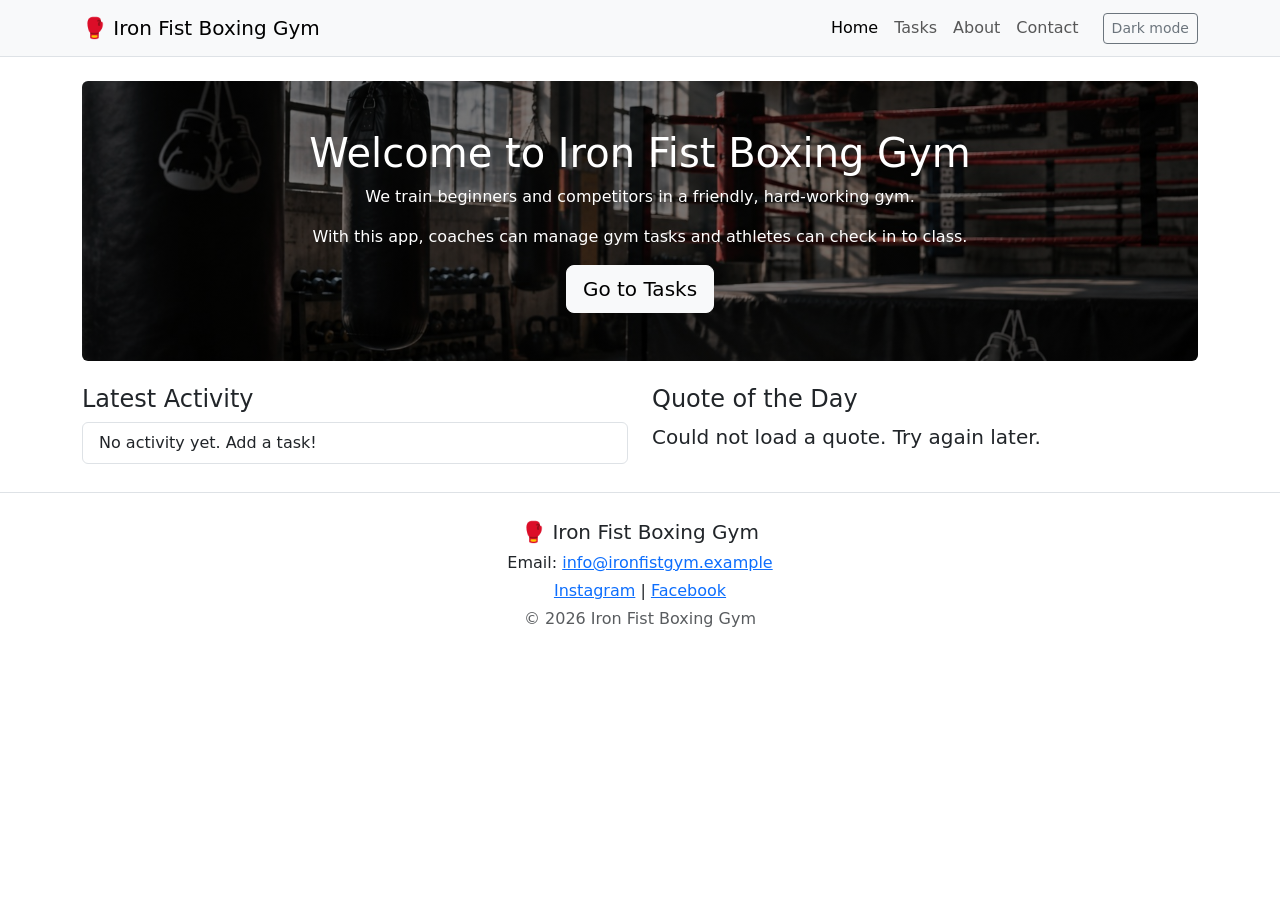
<file: index.html>
<!DOCTYPE html>
<html lang="en">
<head>
  <meta charset="UTF-8">
  <meta name="viewport" content="width=device-width, initial-scale=1">
  <meta name="description" content="Iron Fist Boxing Gym - manage gym tasks and check in athletes.">
  <title>Home | Iron Fist Boxing Gym</title>
  <link href="https://cdn.jsdelivr.net/npm/bootstrap@5.3.3/dist/css/bootstrap.min.css" rel="stylesheet">
  <link href="css/style.css" rel="stylesheet">
</head>
<body>
  <!-- The shared header is added by layout.js. -->
  <header id="site-header" class="sticky-top"></header>

  <main class="container my-4">
    <!-- Welcome text and a shortcut to the tasks page. -->
    <section class="hero p-5 rounded text-center mb-4">
      <h1>Welcome to Iron Fist Boxing Gym</h1>
      <p>We train beginners and competitors in a friendly, hard-working gym.</p>
      <p>With this app, coaches can manage gym tasks and athletes can check in to class.</p>
      <a href="tasks.html" class="btn btn-light btn-lg">Go to Tasks</a>
    </section>

    <!-- These lists are filled in by home.js. -->
    <div class="row g-4">
      <section class="col-md-6" aria-labelledby="activityTitle">
        <h2 id="activityTitle" class="h4">Latest Activity</h2>
        <ul id="activityList" class="list-group"></ul>
      </section>

      <section class="col-md-6" aria-labelledby="quoteTitle">
        <h2 id="quoteTitle" class="h4">Quote of the Day</h2>
        <blockquote id="quote" class="blockquote">Loading...</blockquote>
      </section>
    </div>
  </main>

  <!-- The shared footer is added by layout.js. -->
  <footer id="site-footer" class="border-top mt-4"></footer>

  <script src="https://cdn.jsdelivr.net/npm/bootstrap@5.3.3/dist/js/bootstrap.bundle.min.js"></script>
  <script src="js/storage.js"></script>
  <script src="js/layout.js"></script>
  <script src="js/home.js"></script>
</body>
</html>
</file>
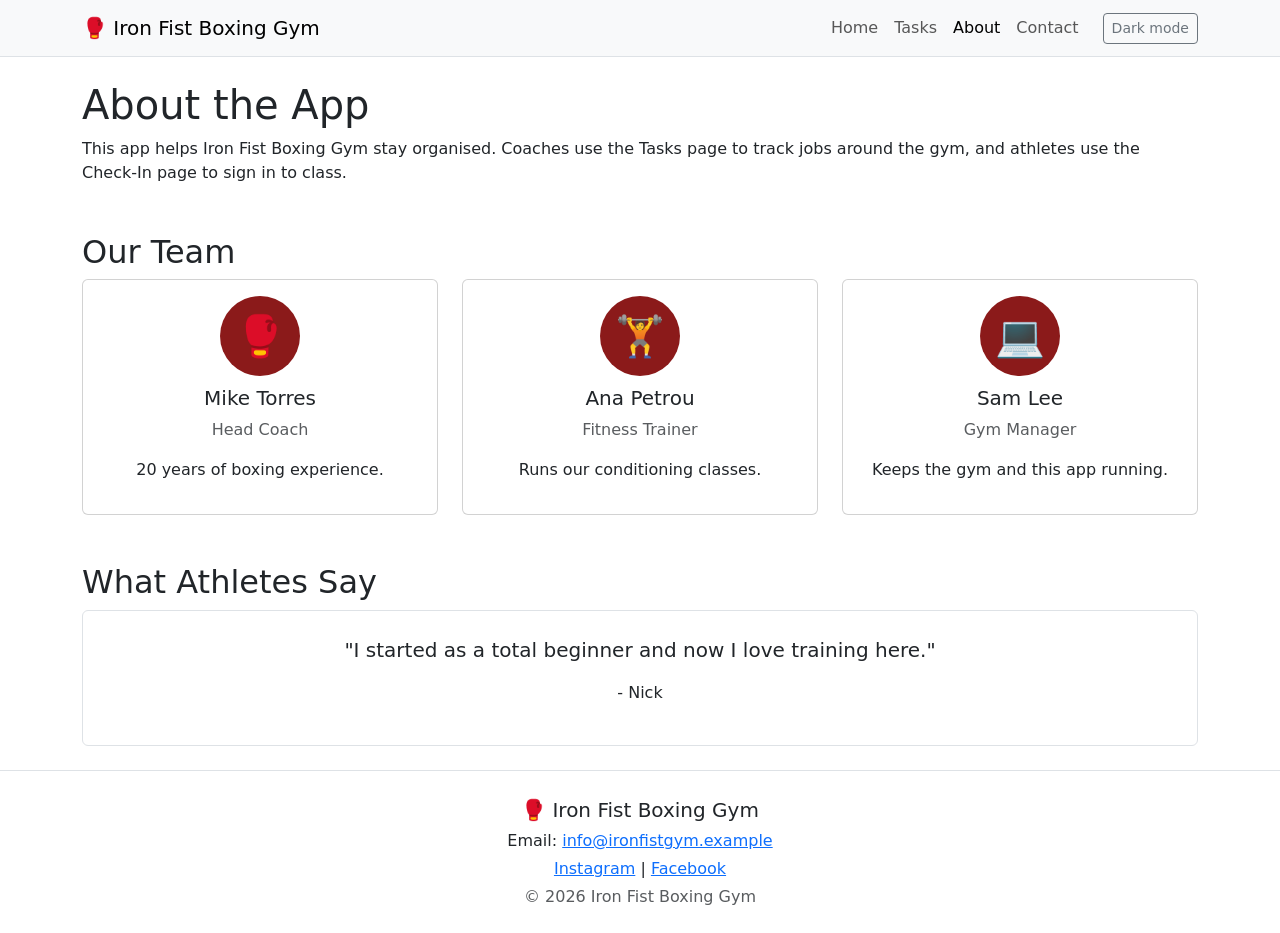
<file: about.html>
<!DOCTYPE html>
<html lang="en">
<head>
  <meta charset="UTF-8">
  <meta name="viewport" content="width=device-width, initial-scale=1">
  <meta name="description" content="About Iron Fist Boxing Gym and our team.">
  <title>About | Iron Fist Boxing Gym</title>
  <link href="https://cdn.jsdelivr.net/npm/bootstrap@5.3.3/dist/css/bootstrap.min.css" rel="stylesheet">
  <link href="css/style.css" rel="stylesheet">
</head>
<body>
  <!-- The shared header is added by layout.js. -->
  <header id="site-header" class="sticky-top"></header>

  <main class="container my-4">
    <section class="mb-5">
      <h1>About the App</h1>
      <p>This app helps Iron Fist Boxing Gym stay organised. Coaches use the Tasks page to track jobs around the gym,
         and athletes use the Check-In page to sign in to class.</p>
    </section>

    <!-- A few cards introducing the gym team. -->
    <section class="mb-5" aria-labelledby="teamTitle">
      <h2 id="teamTitle">Our Team</h2>
      <div class="row g-4 text-center">
        <div class="col-md-4">
          <div class="card p-3 h-100">
            <div class="avatar" role="img" aria-label="Avatar of Mike">🥊</div>
            <h3 class="h5">Mike Torres</h3>
            <p class="text-body-secondary">Head Coach</p>
            <p>20 years of boxing experience.</p>
          </div>
        </div>
        <div class="col-md-4">
          <div class="card p-3 h-100">
            <div class="avatar" role="img" aria-label="Avatar of Ana">🏋️</div>
            <h3 class="h5">Ana Petrou</h3>
            <p class="text-body-secondary">Fitness Trainer</p>
            <p>Runs our conditioning classes.</p>
          </div>
        </div>
        <div class="col-md-4">
          <div class="card p-3 h-100">
            <div class="avatar" role="img" aria-label="Avatar of Sam">💻</div>
            <h3 class="h5">Sam Lee</h3>
            <p class="text-body-secondary">Gym Manager</p>
            <p>Keeps the gym and this app running.</p>
          </div>
        </div>
      </div>
    </section>

    <!-- Bootstrap cycles through these athlete reviews. -->
    <section aria-labelledby="reviewsTitle">
      <h2 id="reviewsTitle">What Athletes Say</h2>
      <div id="reviews" class="carousel slide border rounded p-4 text-center" data-bs-ride="carousel">
        <div class="carousel-inner">
          <div class="carousel-item active"><p class="fs-5">"I started as a total beginner and now I love training here."</p><p>- Nick</p></div>
          <div class="carousel-item"><p class="fs-5">"The coaches push you but always keep it fun."</p><p>- Maria</p></div>
          <div class="carousel-item"><p class="fs-5">"Checking in is quick and easy now."</p><p>- Chris</p></div>
        </div>
        <button class="carousel-control-prev" type="button" data-bs-target="#reviews" data-bs-slide="prev">
          <span class="carousel-control-prev-icon" aria-hidden="true"></span>
          <span class="visually-hidden">Previous</span>
        </button>
        <button class="carousel-control-next" type="button" data-bs-target="#reviews" data-bs-slide="next">
          <span class="carousel-control-next-icon" aria-hidden="true"></span>
          <span class="visually-hidden">Next</span>
        </button>
      </div>
    </section>
  </main>

  <!-- The shared footer is added by layout.js. -->
  <footer id="site-footer" class="border-top mt-4"></footer>

  <script src="https://cdn.jsdelivr.net/npm/bootstrap@5.3.3/dist/js/bootstrap.bundle.min.js"></script>
  <script src="js/storage.js"></script>
  <script src="js/layout.js"></script>
</body>
</html>
</file>
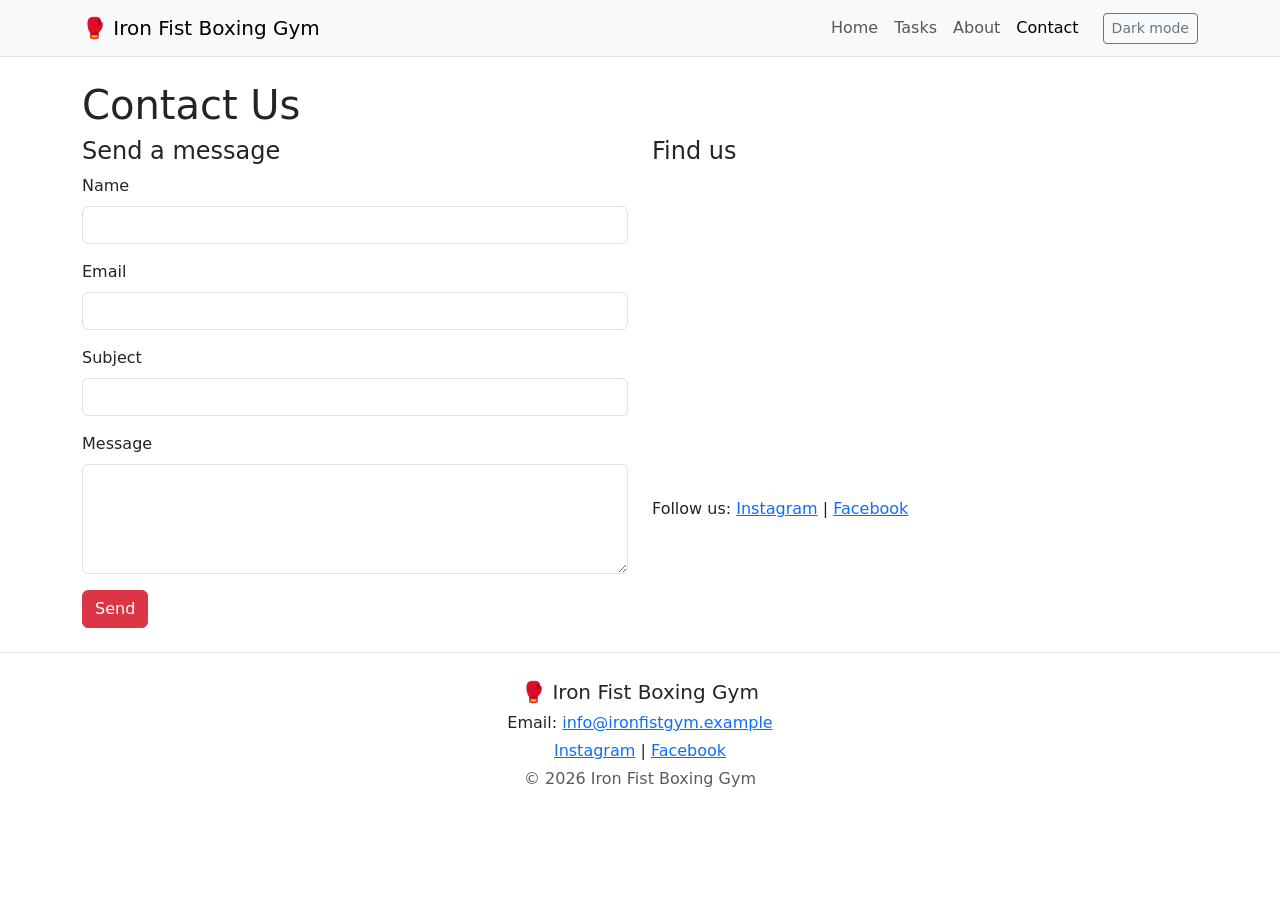
<file: contact.html>
<!DOCTYPE html>
<html lang="en">
<head>
  <meta charset="UTF-8">
  <meta name="viewport" content="width=device-width, initial-scale=1">
  <meta name="description" content="Contact Iron Fist Boxing Gym.">
  <title>Contact | Iron Fist Boxing Gym</title>
  <link href="https://cdn.jsdelivr.net/npm/bootstrap@5.3.3/dist/css/bootstrap.min.css" rel="stylesheet">
  <link href="css/style.css" rel="stylesheet">
</head>
<body>
  <!-- The shared header is added by layout.js. -->
  <header id="site-header" class="sticky-top"></header>

  <main class="container my-4">
    <h1>Contact Us</h1>
    <div class="row g-4">

      <!-- The form checks each field before showing the confirmation. -->
      <section class="col-md-6" aria-labelledby="formTitle">
        <h2 id="formTitle" class="h4">Send a message</h2>
        <form id="contactForm" novalidate>
          <div class="mb-3">
            <label for="name" class="form-label">Name</label>
            <input id="name" type="text" class="form-control" required minlength="2">
            <div class="invalid-feedback">Please enter your name (at least 2 letters).</div>
          </div>
          <div class="mb-3">
            <label for="email" class="form-label">Email</label>
            <input id="email" type="email" class="form-control" required>
            <div class="invalid-feedback">Please enter a valid email.</div>
          </div>
          <div class="mb-3">
            <label for="subject" class="form-label">Subject</label>
            <input id="subject" type="text" class="form-control" required>
            <div class="invalid-feedback">Please enter a subject.</div>
          </div>
          <div class="mb-3">
            <label for="message" class="form-label">Message</label>
            <textarea id="message" class="form-control" rows="4" required minlength="10"></textarea>
            <div class="invalid-feedback">Please write a message (at least 10 characters).</div>
          </div>
          <button type="submit" class="btn btn-danger">Send</button>
        </form>
      </section>

      <!-- Map and social links for finding the gym. -->
      <section class="col-md-6" aria-labelledby="mapTitle">
        <h2 id="mapTitle" class="h4">Find us</h2>
        <iframe title="Map showing the gym location" class="w-100 border-0 rounded" height="300" loading="lazy"
                src="https://www.google.com/maps?q=Athens,Greece&output=embed"></iframe>
        <p class="mt-3">
          Follow us:
          <a href="https://instagram.com" aria-label="Instagram">Instagram</a> |
          <a href="https://facebook.com" aria-label="Facebook">Facebook</a>
        </p>
      </section>
    </div>

    <!-- contact.js fills this window with the submitted details. -->
    <div class="modal fade" id="confirmModal" tabindex="-1" aria-labelledby="modalTitle" aria-hidden="true">
      <div class="modal-dialog">
        <div class="modal-content">
          <div class="modal-header">
            <h2 class="modal-title h5" id="modalTitle">Message sent!</h2>
            <button type="button" class="btn-close" data-bs-dismiss="modal" aria-label="Close"></button>
          </div>
          <div class="modal-body" id="modalBody"></div>
        </div>
      </div>
    </div>
  </main>

  <!-- The shared footer is added by layout.js. -->
  <footer id="site-footer" class="border-top mt-4"></footer>

  <script src="https://cdn.jsdelivr.net/npm/bootstrap@5.3.3/dist/js/bootstrap.bundle.min.js"></script>
  <script src="js/storage.js"></script>
  <script src="js/layout.js"></script>
  <script src="js/contact.js"></script>
</body>
</html>
</file>
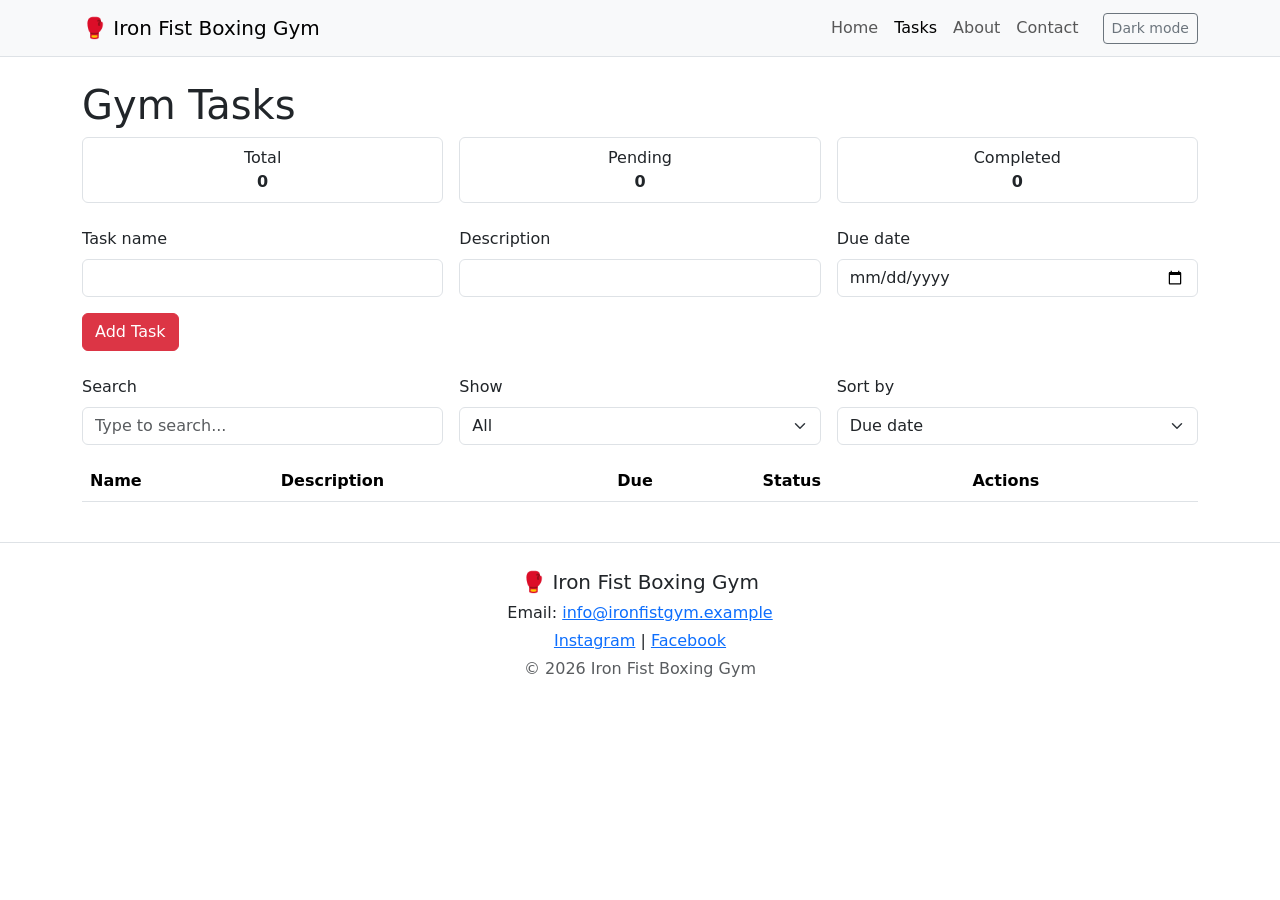
<file: tasks.html>
<!DOCTYPE html>
<html lang="en">
<head>
  <meta charset="UTF-8">
  <meta name="viewport" content="width=device-width, initial-scale=1">
  <meta name="description" content="Add, edit, filter and complete gym tasks.">
  <title>Tasks | Iron Fist Boxing Gym</title>
  <link href="https://cdn.jsdelivr.net/npm/bootstrap@5.3.3/dist/css/bootstrap.min.css" rel="stylesheet">
  <link href="css/style.css" rel="stylesheet">
</head>
<body>
  <!-- The shared header is added by layout.js. -->
  <header id="site-header" class="sticky-top"></header>

  <main class="container my-4">
    <h1>Gym Tasks</h1>

    <!-- Counts update whenever the task list changes. -->
    <section class="row text-center g-3 mb-4" aria-label="Task summary">
      <div class="col-4"><div class="border rounded p-2">Total<br><strong id="totalCount">0</strong></div></div>
      <div class="col-4"><div class="border rounded p-2">Pending<br><strong id="pendingCount">0</strong></div></div>
      <div class="col-4"><div class="border rounded p-2">Completed<br><strong id="completedCount">0</strong></div></div>
    </section>

    <!-- This form is used for both adding and editing a task. -->
    <form id="taskForm" class="row g-3 mb-4" novalidate>
      <div class="col-md-4">
        <label for="taskName" class="form-label">Task name</label>
        <input id="taskName" type="text" class="form-control" required>
        <div class="invalid-feedback">Please enter a task name.</div>
      </div>
      <div class="col-md-4">
        <label for="taskDesc" class="form-label">Description</label>
        <input id="taskDesc" type="text" class="form-control" required>
        <div class="invalid-feedback">Please enter a description.</div>
      </div>
      <div class="col-md-4">
        <label for="taskDue" class="form-label">Due date</label>
        <input id="taskDue" type="date" class="form-control" required>
        <div class="invalid-feedback">Please pick a due date.</div>
      </div>
      <div class="col-12">
        <button id="saveBtn" type="submit" class="btn btn-danger">Add Task</button>
      </div>
    </form>

    <!-- Search, filter, and sort options for the task list. -->
    <section class="row g-3 mb-3" aria-label="Search, filter and sort">
      <div class="col-md-4">
        <label for="searchBox" class="form-label">Search</label>
        <input id="searchBox" type="search" class="form-control" placeholder="Type to search...">
      </div>
      <div class="col-md-4">
        <label for="statusFilter" class="form-label">Show</label>
        <select id="statusFilter" class="form-select">
          <option value="all">All</option>
          <option value="pending">Pending</option>
          <option value="completed">Completed</option>
        </select>
      </div>
      <div class="col-md-4">
        <label for="sortBy" class="form-label">Sort by</label>
        <select id="sortBy" class="form-select">
          <option value="due">Due date</option>
          <option value="name">Task name</option>
        </select>
      </div>
    </section>

    <!-- tasks.js puts the task rows in this table. -->
    <div class="table-responsive">
      <table class="table align-middle">
        <thead>
          <tr><th>Name</th><th>Description</th><th>Due</th><th>Status</th><th>Actions</th></tr>
        </thead>
        <tbody id="taskTable"></tbody>
      </table>
    </div>
  </main>

  <!-- The shared footer is added by layout.js. -->
  <footer id="site-footer" class="border-top mt-4"></footer>

  <script src="https://cdn.jsdelivr.net/npm/bootstrap@5.3.3/dist/js/bootstrap.bundle.min.js"></script>
  <script src="js/storage.js"></script>
  <script src="js/layout.js"></script>
  <script src="js/tasks.js"></script>
</body>
</html>
</file>
<file: css/style.css>
/* Main welcome banner on the home page. */
.hero {
  background-image: linear-gradient(rgba(0, 0, 0, 0.5), rgba(0, 0, 0, 0.5)), url("../images/gym.jpg");
  background-size: cover;      /* image fills the whole box */
  background-position: center; /* keeps the middle of the image visible */
  color: white;
}
/* Keeps the team emoji inside a round badge. */
.avatar {
  width: 80px;
  height: 80px;
  font-size: 40px;
  border-radius: 50%;
  background-color: #8b1a1a;
  display: flex;
  align-items: center;
  justify-content: center;
  margin: 0 auto 10px;
}
</file>
